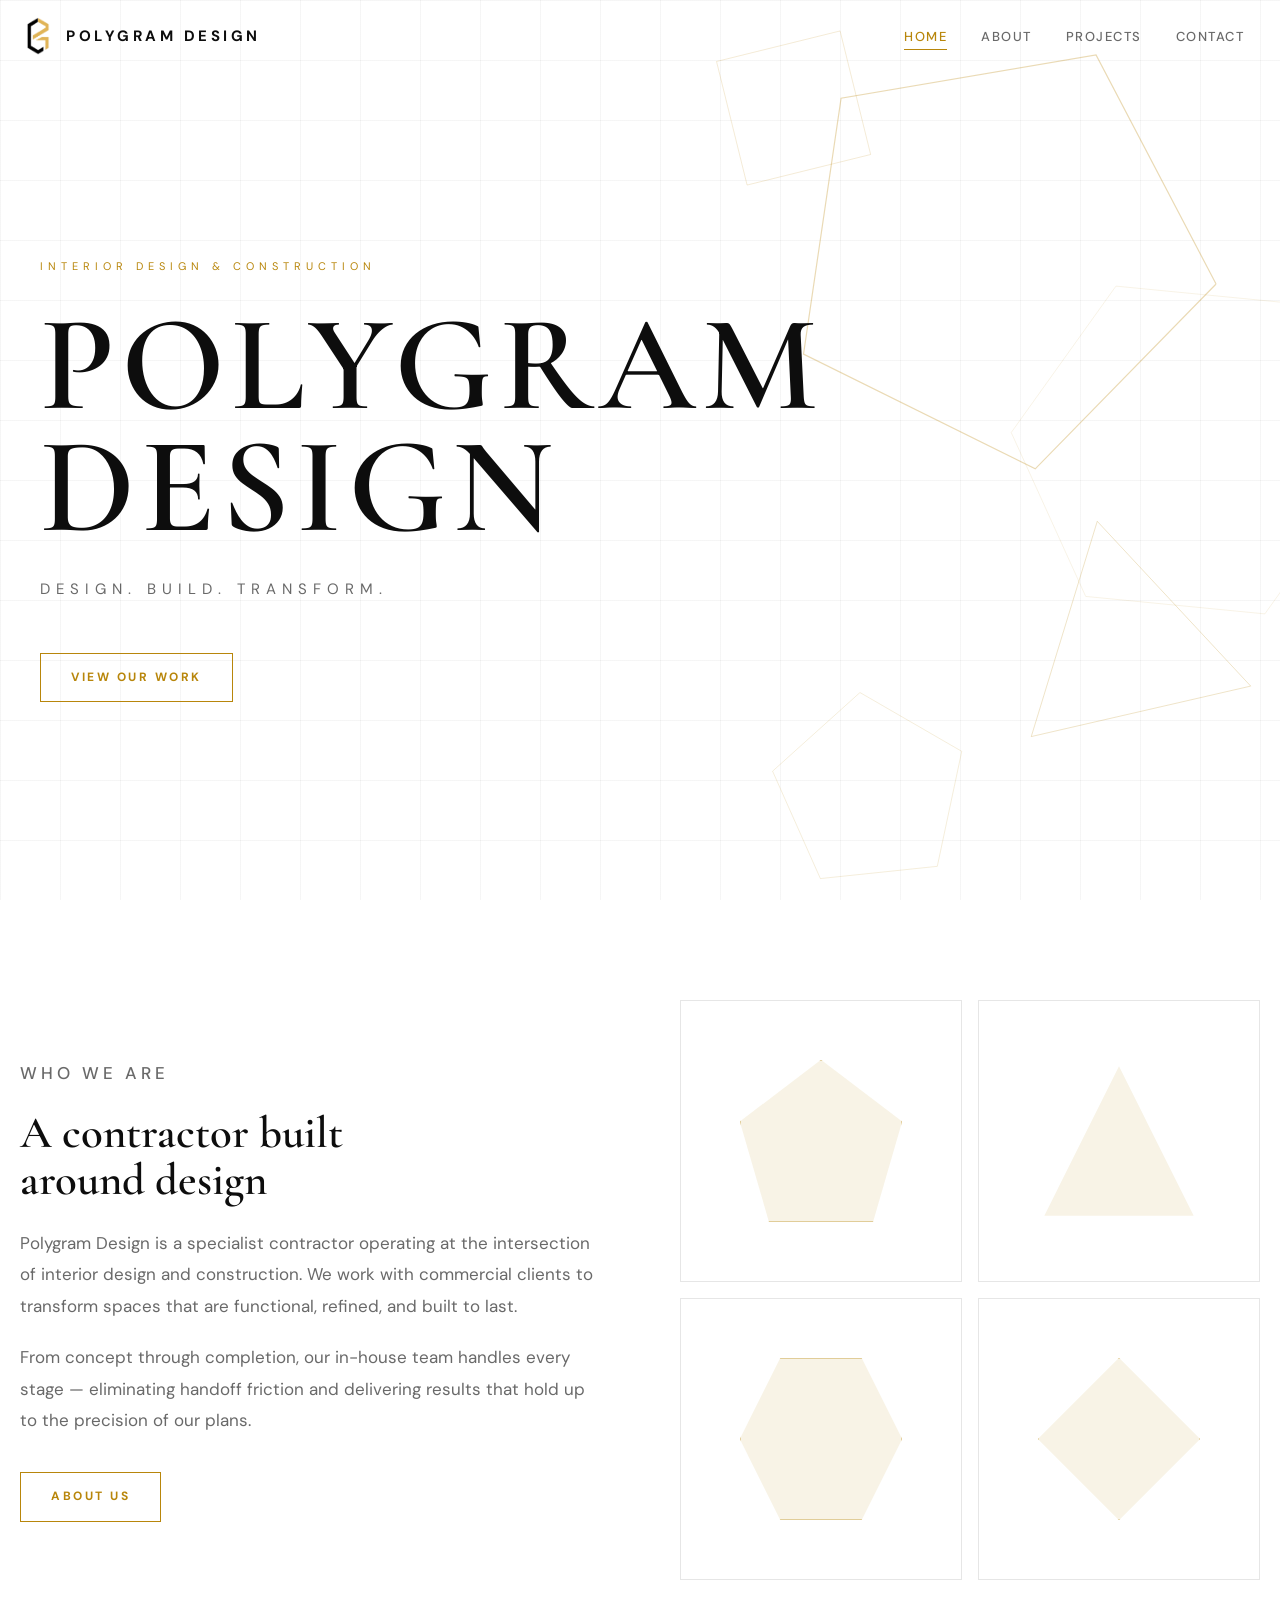
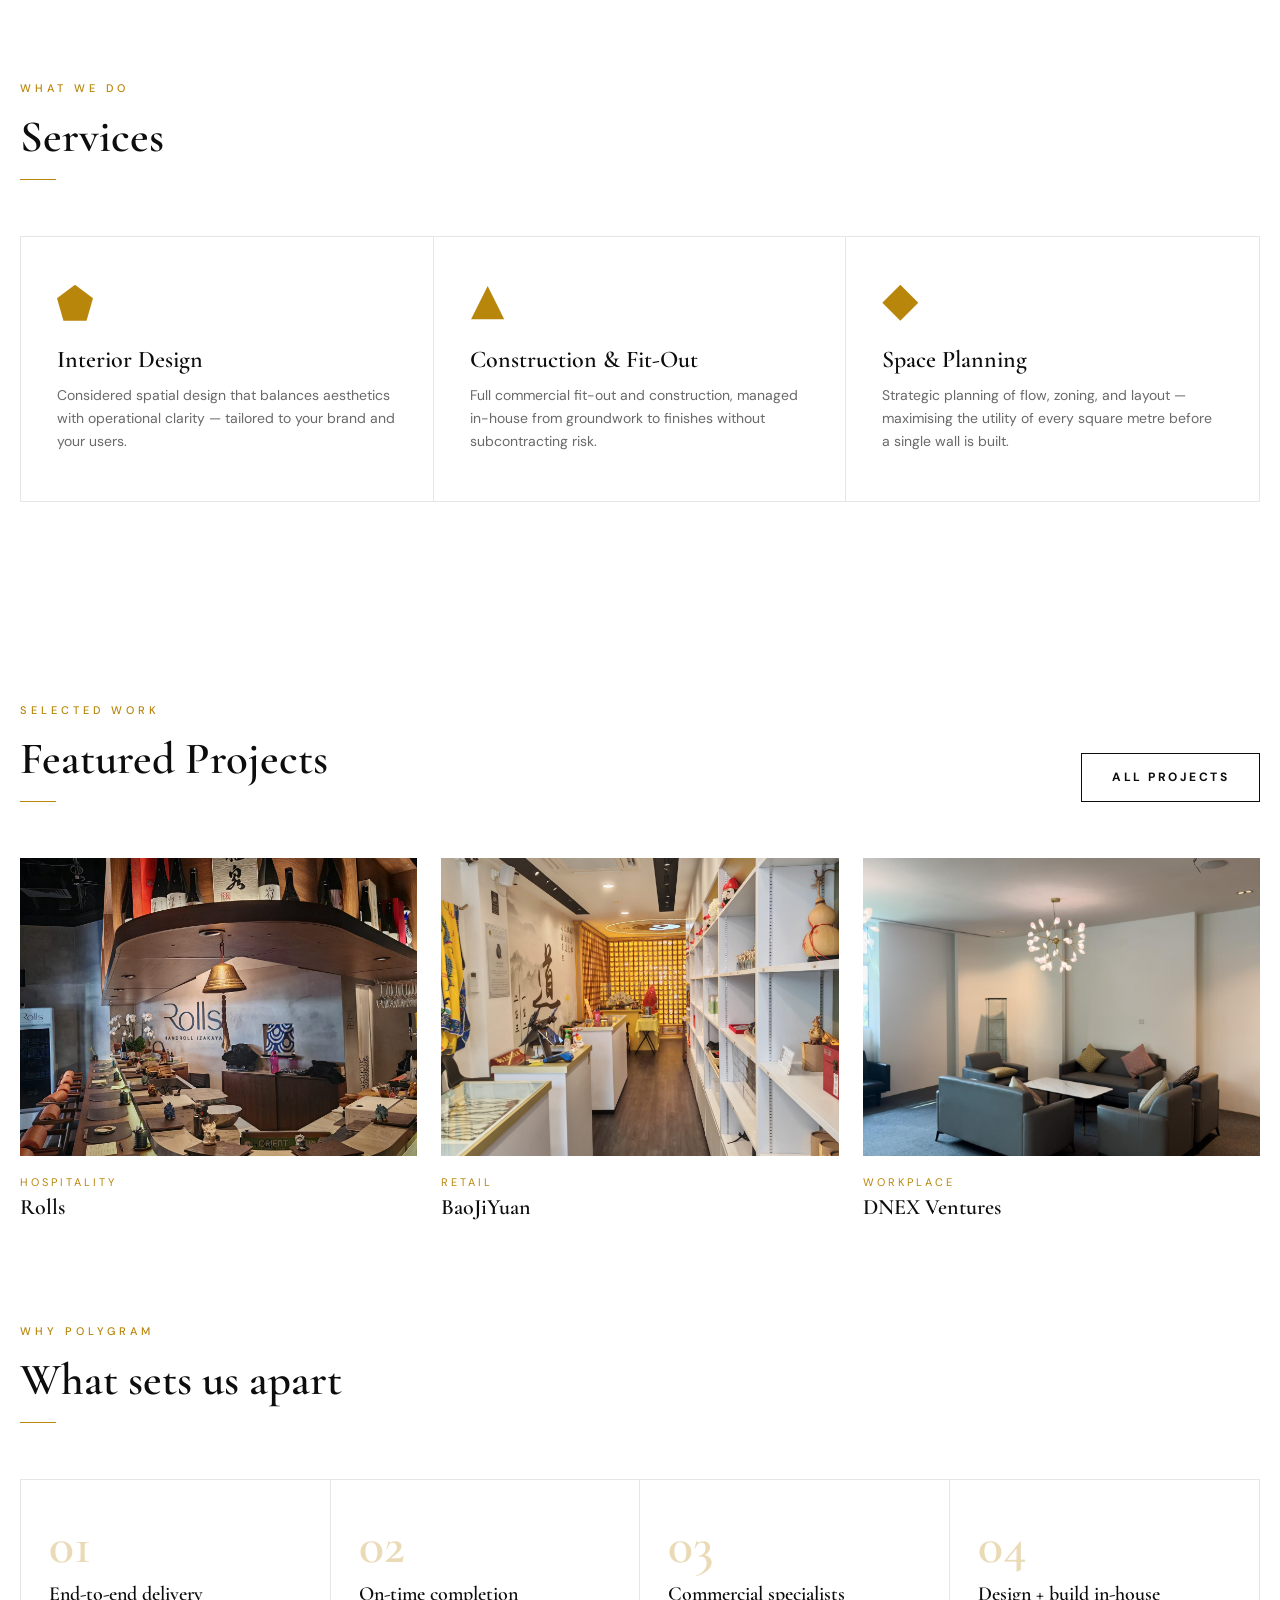
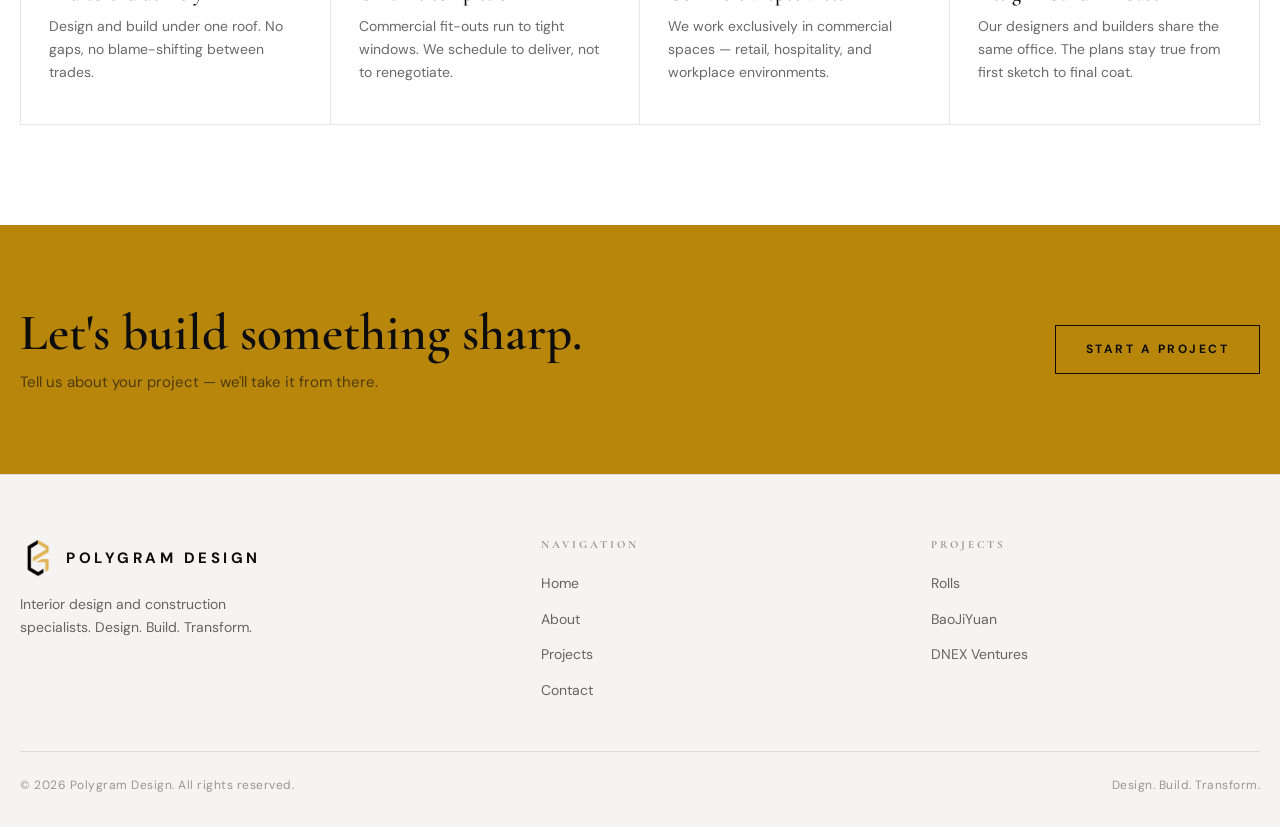
<file: index.html>
<!DOCTYPE html>
<html lang="en">
<head>
<meta charset="UTF-8">
<meta name="viewport" content="width=device-width, initial-scale=1.0">
<title>Polygram Design | Interior Design &amp; Construction Studio Singapore</title>
<meta name="description" content="Polygram Design is a Singapore interior design and construction studio delivering commercial fit-outs for hospitality, retail, and workplace clients.">
<link rel="canonical" href="https://polygram.com.sg/">
<meta property="og:type" content="website">
<meta property="og:title" content="Polygram Design | Interior Design &amp; Construction Studio Singapore">
<meta property="og:description" content="Polygram Design is a Singapore interior design and construction studio delivering commercial fit-outs for hospitality, retail, and workplace clients.">
<meta property="og:image" content="https://polygram.com.sg/og-image.png">
<meta property="og:url" content="https://polygram.com.sg/">
<meta name="twitter:card" content="summary_large_image">
<meta name="twitter:title" content="Polygram Design | Interior Design &amp; Construction Studio Singapore">
<meta name="twitter:description" content="Polygram Design is a Singapore interior design and construction studio delivering commercial fit-outs for hospitality, retail, and workplace clients.">
<meta name="twitter:image" content="https://polygram.com.sg/og-image.png">
<link rel="icon" type="image/png" href="/favicon.png">
<link rel="apple-touch-icon" href="/favicon.png">
<link rel="preconnect" href="https://fonts.googleapis.com">
<link rel="preconnect" href="https://fonts.gstatic.com" crossorigin>
<link href="https://fonts.googleapis.com/css2?family=Cormorant+Garamond:ital,wght@0,400;0,500;0,600;0,700;1,400;1,600&family=DM+Sans:wght@400;500;700&display=swap" rel="stylesheet">
<link rel="stylesheet" href="styles.css">
</head>
<body>

<!-- NAVBAR -->
<nav class="navbar" aria-label="Main navigation">
  <div class="container">
    <a href="index.html" class="nav-logo"><img src="logo/polygram%20logo.png" alt="Polygram Design" class="nav-logo-img"><span class="nav-logo-name">POLYGRAM DESIGN</span></a>
    <ul class="nav-links">
      <li><a href="index.html" class="active">Home</a></li>
      <li><a href="about.html">About</a></li>
      <li><a href="projects.html">Projects</a></li>
      <li><a href="contact.html">Contact</a></li>
    </ul>
    <button class="nav-hamburger" aria-label="Toggle menu" aria-expanded="false">
      <span></span><span></span><span></span>
    </button>
  </div>
</nav>
<nav class="nav-mobile" aria-label="Mobile navigation">
  <a href="index.html" class="active">Home</a>
  <a href="about.html">About</a>
  <a href="projects.html">Projects</a>
  <a href="contact.html">Contact</a>
</nav>

<!-- HERO -->
<section class="hero" aria-label="Hero">
  <canvas id="hero-canvas" aria-hidden="true"></canvas>
  <div class="hero-content">
    <p class="hero-label">Interior Design &amp; Construction</p>
    <h1 class="hero-name">POLYGRAM<br>DESIGN</h1>
    <p class="hero-tagline">Design. Build. Transform.</p>
    <div class="hero-cta">
      <a href="projects.html" class="btn btn-gold">View Our Work</a>
    </div>
  </div>
</section>

<!-- ABOUT SNIPPET -->
<section class="section reveal-section" aria-labelledby="about-heading">
  <div class="container">
    <div class="about-snippet">
      <div class="about-snippet-text">
        <p class="eyebrow">Who we are</p>
        <h2 id="about-heading" style="font-size:clamp(30px,3.5vw,46px);margin-bottom:24px;">A contractor built<br>around design</h2>
        <p>Polygram Design is a specialist contractor operating at the intersection of interior design and construction. We work with commercial clients to transform spaces that are functional, refined, and built to last.</p>
        <p>From concept through completion, our in-house team handles every stage — eliminating handoff friction and delivering results that hold up to the precision of our plans.</p>
        <a href="about.html" class="btn btn-gold" style="margin-top:16px;">About Us</a>
      </div>
      <div class="about-snippet-visual" aria-hidden="true">
        <div class="about-poly-grid reveal-stagger">
          <div class="about-poly-item"><div class="poly-shape poly-pent"></div></div>
          <div class="about-poly-item"><div class="poly-shape poly-tri"></div></div>
          <div class="about-poly-item"><div class="poly-shape poly-hex"></div></div>
          <div class="about-poly-item"><div class="poly-shape poly-dia"></div></div>
        </div>
      </div>
    </div>
  </div>
</section>

<!-- SERVICES PREVIEW -->
<section class="section reveal-section" style="padding-top:0;" aria-labelledby="services-heading">
  <div class="container">
    <div class="section-header">
      <p class="eyebrow">What we do</p>
      <h2 id="services-heading" style="font-size:clamp(30px,3.5vw,46px);">Services</h2>
      <div class="gold-rule"></div>
    </div>
    <div class="services-grid reveal-stagger">
      <div class="service-card">
        <div class="service-icon poly-pent"></div>
        <h3>Interior Design</h3>
        <p>Considered spatial design that balances aesthetics with operational clarity — tailored to your brand and your users.</p>
      </div>
      <div class="service-card">
        <div class="service-icon poly-tri"></div>
        <h3>Construction &amp; Fit-Out</h3>
        <p>Full commercial fit-out and construction, managed in-house from groundwork to finishes without subcontracting risk.</p>
      </div>
      <div class="service-card">
        <div class="service-icon poly-dia"></div>
        <h3>Space Planning</h3>
        <p>Strategic planning of flow, zoning, and layout — maximising the utility of every square metre before a single wall is built.</p>
      </div>
    </div>
  </div>
</section>

<!-- FEATURED PROJECTS -->
<section class="section reveal-section" aria-labelledby="projects-heading">
  <div class="container">
    <div class="section-header" style="display:flex;justify-content:space-between;align-items:flex-end;flex-wrap:wrap;gap:20px;">
      <div>
        <p class="eyebrow">Selected work</p>
        <h2 id="projects-heading" style="font-size:clamp(30px,3.5vw,46px);">Featured Projects</h2>
        <div class="gold-rule"></div>
      </div>
      <a href="projects.html" class="btn" style="align-self:flex-end;">All Projects</a>
    </div>
    <div class="projects-grid reveal-stagger">
      <a href="project-restaurant.html" class="project-card">
        <div class="project-card-img">
          <img src="Rolls%20images/header.jpeg" alt="Rolls project">
          <div class="project-card-overlay"><span>View Project</span></div>
        </div>
        <div class="project-card-info">
          <p class="cat">Hospitality</p>
          <h3>Rolls</h3>
        </div>
      </a>
      <a href="project-religious-shop.html" class="project-card">
        <div class="project-card-img">
          <img src="BaoJiYuan%20images/header.jpeg" alt="BaoJiYuan project">
          <div class="project-card-overlay"><span>View Project</span></div>
        </div>
        <div class="project-card-info">
          <p class="cat">Retail</p>
          <h3>BaoJiYuan</h3>
        </div>
      </a>
      <a href="project-dnex.html" class="project-card">
        <div class="project-card-img">
          <img src="DNEX%20Ventures%20images/header.jpeg" alt="DNEX Ventures workplace fit-out">
          <div class="project-card-overlay"><span>View Project</span></div>
        </div>
        <div class="project-card-info">
          <p class="cat">Workplace</p>
          <h3>DNEX Ventures</h3>
        </div>
      </a>
    </div>
  </div>
</section>

<!-- WHY US -->
<section class="section reveal-section" style="padding-top:0;" aria-labelledby="why-heading">
  <div class="container">
    <div class="section-header">
      <p class="eyebrow">Why Polygram</p>
      <h2 id="why-heading" style="font-size:clamp(30px,3.5vw,46px);">What sets us apart</h2>
      <div class="gold-rule"></div>
    </div>
    <div class="why-grid reveal-stagger">
      <div class="why-item">
        <div class="why-num">01</div>
        <h3>End-to-end delivery</h3>
        <p>Design and build under one roof. No gaps, no blame-shifting between trades.</p>
      </div>
      <div class="why-item">
        <div class="why-num">02</div>
        <h3>On-time completion</h3>
        <p>Commercial fit-outs run to tight windows. We schedule to deliver, not to renegotiate.</p>
      </div>
      <div class="why-item">
        <div class="why-num">03</div>
        <h3>Commercial specialists</h3>
        <p>We work exclusively in commercial spaces — retail, hospitality, and workplace environments.</p>
      </div>
      <div class="why-item">
        <div class="why-num">04</div>
        <h3>Design + build in-house</h3>
        <p>Our designers and builders share the same office. The plans stay true from first sketch to final coat.</p>
      </div>
    </div>
  </div>
</section>

<!-- CTA STRIP -->
<section class="cta-strip reveal-section" aria-label="Call to action">
  <div class="container">
    <div>
      <h2>Let's build something sharp.</h2>
      <p>Tell us about your project — we'll take it from there.</p>
    </div>
    <a href="contact.html" class="btn btn-dark">Start a Project</a>
  </div>
</section>

<!-- FOOTER -->
<footer>
  <div class="container">
    <div class="footer-inner">
      <div class="footer-brand">
        <a href="index.html" class="nav-logo"><img src="logo/polygram%20logo.png" alt="Polygram Design" class="nav-logo-img"><span class="nav-logo-name">POLYGRAM DESIGN</span></a>
        <p>Interior design and construction specialists. Design. Build. Transform.</p>
      </div>
      <div class="footer-col">
        <h4>Navigation</h4>
        <ul>
          <li><a href="index.html">Home</a></li>
          <li><a href="about.html">About</a></li>
          <li><a href="projects.html">Projects</a></li>
          <li><a href="contact.html">Contact</a></li>
        </ul>
      </div>
      <div class="footer-col">
        <h4>Projects</h4>
        <ul>
          <li><a href="project-restaurant.html">Rolls</a></li>
          <li><a href="project-religious-shop.html">BaoJiYuan</a></li>
          <li><a href="project-dnex.html">DNEX Ventures</a></li>
        </ul>
      </div>
    </div>
    <div class="footer-bottom">
      <p>© 2026 Polygram Design. All rights reserved.</p>
      <p>Design. Build. Transform.</p>
    </div>
  </div>
</footer>

<script src="main.js"></script>
</body>
</html>
</file>
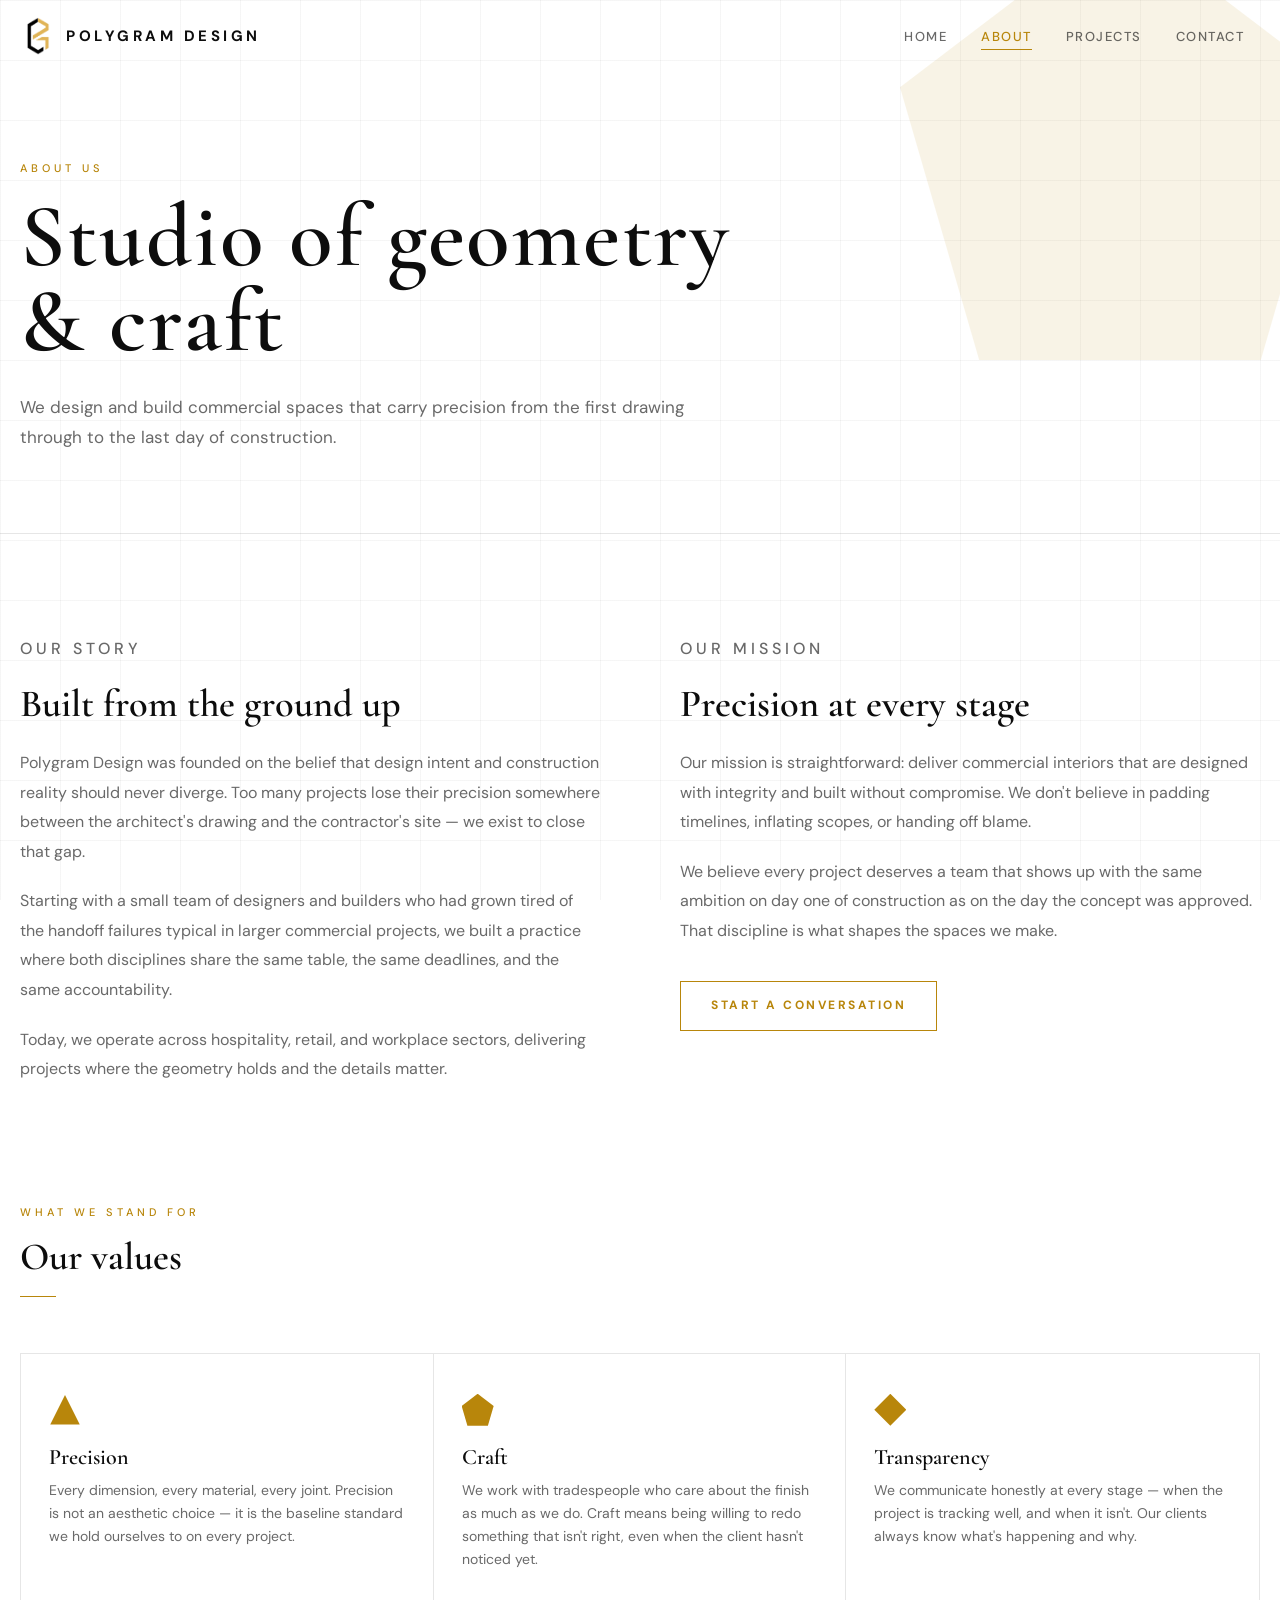
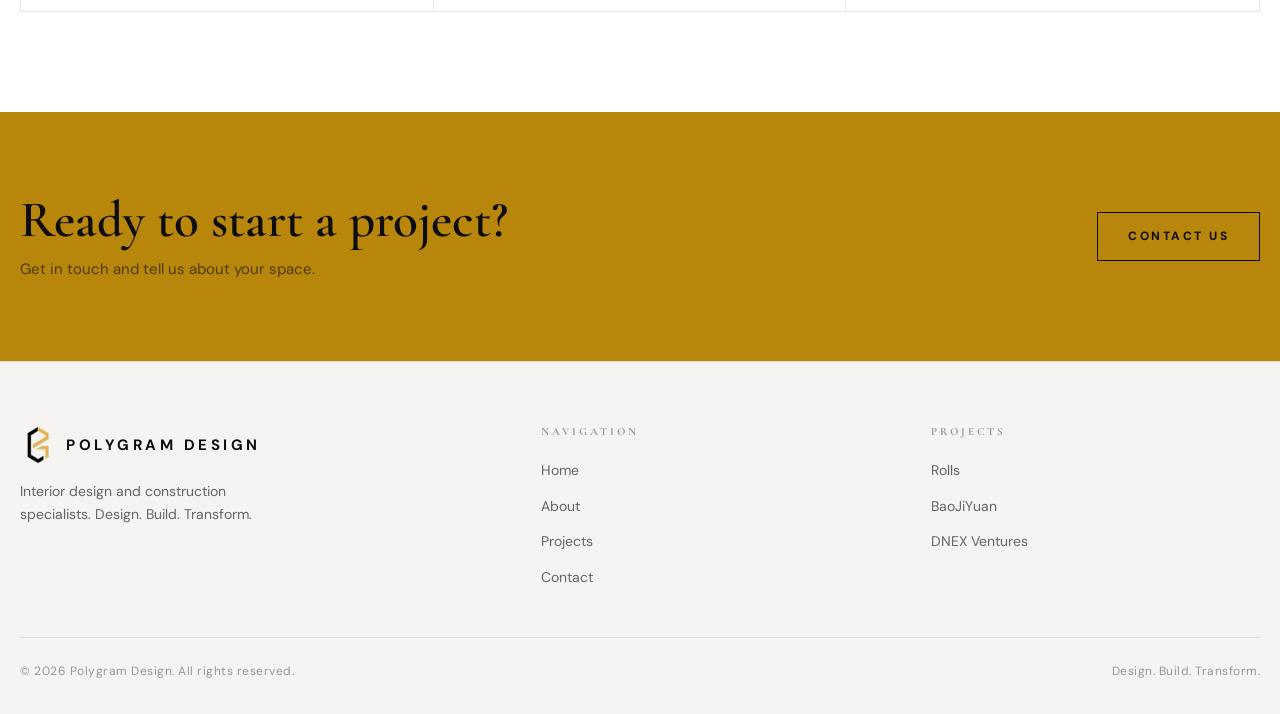
<file: about.html>
<!DOCTYPE html>
<html lang="en">
<head>
<meta charset="UTF-8">
<meta name="viewport" content="width=device-width, initial-scale=1.0">
<title>About Us | Polygram Design Singapore</title>
<meta name="description" content="Polygram Design is a Singapore specialist contractor bridging interior design and construction for commercial spaces. Precision-built and delivered end to end.">
<link rel="canonical" href="https://polygram.com.sg/about.html">
<meta property="og:type" content="website">
<meta property="og:title" content="About Us | Polygram Design Singapore">
<meta property="og:description" content="Polygram Design is a Singapore specialist contractor bridging interior design and construction for commercial spaces. Precision-built and delivered end to end.">
<meta property="og:image" content="https://polygram.com.sg/og-image.png">
<meta property="og:url" content="https://polygram.com.sg/about.html">
<meta name="twitter:card" content="summary_large_image">
<meta name="twitter:title" content="About Us | Polygram Design Singapore">
<meta name="twitter:description" content="Polygram Design is a Singapore specialist contractor bridging interior design and construction for commercial spaces. Precision-built and delivered end to end.">
<meta name="twitter:image" content="https://polygram.com.sg/og-image.png">
<link rel="icon" type="image/png" href="/favicon.png">
<link rel="apple-touch-icon" href="/favicon.png">
<link rel="preconnect" href="https://fonts.googleapis.com">
<link rel="preconnect" href="https://fonts.gstatic.com" crossorigin>
<link href="https://fonts.googleapis.com/css2?family=Cormorant+Garamond:ital,wght@0,400;0,500;0,600;0,700;1,400;1,600&family=DM+Sans:wght@400;500;700&display=swap" rel="stylesheet">
<link rel="stylesheet" href="styles.css">
</head>
<body>

<!-- NAVBAR -->
<nav class="navbar" aria-label="Main navigation">
  <div class="container">
    <a href="index.html" class="nav-logo"><img src="logo/polygram%20logo.png" alt="Polygram Design" class="nav-logo-img"><span class="nav-logo-name">POLYGRAM DESIGN</span></a>
    <ul class="nav-links">
      <li><a href="index.html">Home</a></li>
      <li><a href="about.html" class="active">About</a></li>
      <li><a href="projects.html">Projects</a></li>
      <li><a href="contact.html">Contact</a></li>
    </ul>
    <button class="nav-hamburger" aria-label="Toggle menu" aria-expanded="false">
      <span></span><span></span><span></span>
    </button>
  </div>
</nav>
<nav class="nav-mobile" aria-label="Mobile navigation">
  <a href="index.html">Home</a>
  <a href="about.html" class="active">About</a>
  <a href="projects.html">Projects</a>
  <a href="contact.html">Contact</a>
</nav>

<!-- PAGE HERO -->
<section class="page-hero">
  <div class="container">
    <p class="eyebrow">About us</p>
    <h1 style="font-size:clamp(48px,7vw,90px);font-family:'Cormorant Garamond',serif;font-weight:600;line-height:0.95;letter-spacing:2px;margin-bottom:28px;">Studio of geometry<br>&amp; craft</h1>
    <p class="lead">We design and build commercial spaces that carry precision from the first drawing through to the last day of construction.</p>
  </div>
</section>

<!-- STORY + MISSION -->
<section class="section reveal-section" aria-labelledby="story-heading">
  <div class="container">
    <div class="story-grid reveal-stagger">
      <div class="story-text">
        <p class="eyebrow">Our story</p>
        <h2 id="story-heading" style="font-size:clamp(28px,3vw,42px);margin-bottom:24px;">Built from the ground up</h2>
        <p>Polygram Design was founded on the belief that design intent and construction reality should never diverge. Too many projects lose their precision somewhere between the architect's drawing and the contractor's site — we exist to close that gap.</p>
        <p>Starting with a small team of designers and builders who had grown tired of the handoff failures typical in larger commercial projects, we built a practice where both disciplines share the same table, the same deadlines, and the same accountability.</p>
        <p>Today, we operate across hospitality, retail, and workplace sectors, delivering projects where the geometry holds and the details matter.</p>
      </div>
      <div class="story-text">
        <p class="eyebrow">Our mission</p>
        <h2 style="font-size:clamp(28px,3vw,42px);margin-bottom:24px;">Precision at every stage</h2>
        <p>Our mission is straightforward: deliver commercial interiors that are designed with integrity and built without compromise. We don't believe in padding timelines, inflating scopes, or handing off blame.</p>
        <p>We believe every project deserves a team that shows up with the same ambition on day one of construction as on the day the concept was approved. That discipline is what shapes the spaces we make.</p>
        <a href="contact.html" class="btn btn-gold" style="margin-top:16px;">Start a conversation</a>
      </div>
    </div>
  </div>
</section>

<!-- VALUES -->
<section class="section reveal-section" style="padding-top:0;" aria-labelledby="values-heading">
  <div class="container">
    <div class="section-header">
      <p class="eyebrow">What we stand for</p>
      <h2 id="values-heading" style="font-size:clamp(28px,3vw,42px);">Our values</h2>
      <div class="gold-rule"></div>
    </div>
    <div class="values-grid reveal-stagger">
      <div class="value-item">
        <div class="v-icon poly-tri"></div>
        <h3>Precision</h3>
        <p>Every dimension, every material, every joint. Precision is not an aesthetic choice — it is the baseline standard we hold ourselves to on every project.</p>
      </div>
      <div class="value-item">
        <div class="v-icon poly-pent"></div>
        <h3>Craft</h3>
        <p>We work with tradespeople who care about the finish as much as we do. Craft means being willing to redo something that isn't right, even when the client hasn't noticed yet.</p>
      </div>
      <div class="value-item">
        <div class="v-icon poly-dia"></div>
        <h3>Transparency</h3>
        <p>We communicate honestly at every stage — when the project is tracking well, and when it isn't. Our clients always know what's happening and why.</p>
      </div>
    </div>
  </div>
</section>

<!-- CTA STRIP -->
<section class="cta-strip reveal-section" aria-label="Call to action">
  <div class="container">
    <div>
      <h2>Ready to start a project?</h2>
      <p>Get in touch and tell us about your space.</p>
    </div>
    <a href="contact.html" class="btn btn-dark">Contact Us</a>
  </div>
</section>

<!-- FOOTER -->
<footer>
  <div class="container">
    <div class="footer-inner">
      <div class="footer-brand">
        <a href="index.html" class="nav-logo"><img src="logo/polygram%20logo.png" alt="Polygram Design" class="nav-logo-img"><span class="nav-logo-name">POLYGRAM DESIGN</span></a>
        <p>Interior design and construction specialists. Design. Build. Transform.</p>
      </div>
      <div class="footer-col">
        <h4>Navigation</h4>
        <ul>
          <li><a href="index.html">Home</a></li>
          <li><a href="about.html">About</a></li>
          <li><a href="projects.html">Projects</a></li>
          <li><a href="contact.html">Contact</a></li>
        </ul>
      </div>
      <div class="footer-col">
        <h4>Projects</h4>
        <ul>
          <li><a href="project-restaurant.html">Rolls</a></li>
          <li><a href="project-religious-shop.html">BaoJiYuan</a></li>
          <li><a href="project-dnex.html">DNEX Ventures</a></li>
        </ul>
      </div>
    </div>
    <div class="footer-bottom">
      <p>© 2026 Polygram Design. All rights reserved.</p>
      <p>Design. Build. Transform.</p>
    </div>
  </div>
</footer>

<script src="main.js"></script>
</body>
</html>
</file>
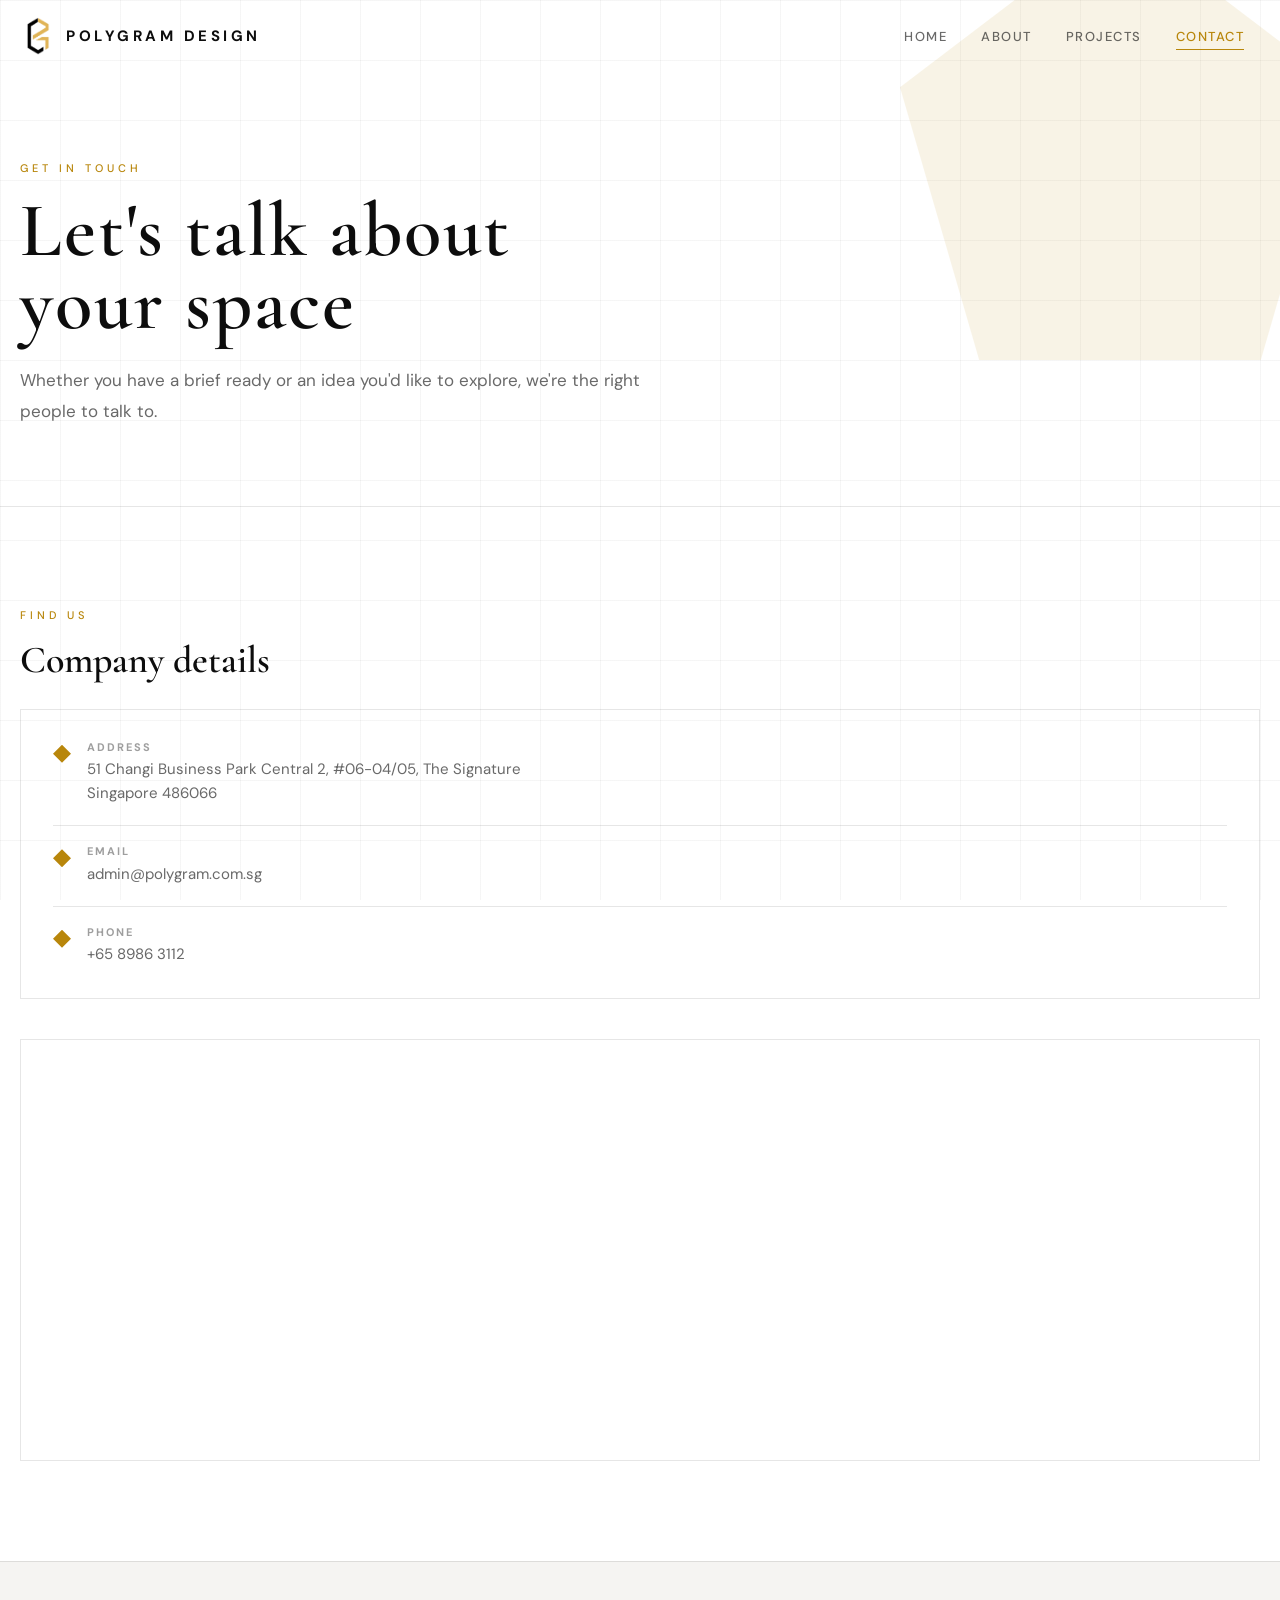
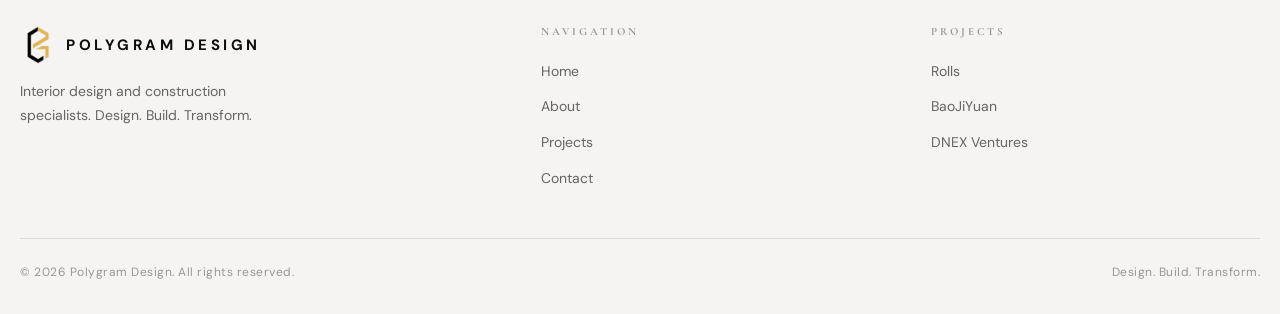
<file: contact.html>
<!DOCTYPE html>
<html lang="en">
<head>
<meta charset="UTF-8">
<meta name="viewport" content="width=device-width, initial-scale=1.0">
<title>Contact | Polygram Design Singapore</title>
<meta name="description" content="Contact Polygram Design, Singapore's interior design and construction specialists. Tell us about your commercial space and let's get started.">
<link rel="canonical" href="https://polygram.com.sg/contact.html">
<meta property="og:type" content="website">
<meta property="og:title" content="Contact | Polygram Design Singapore">
<meta property="og:description" content="Contact Polygram Design, Singapore's interior design and construction specialists. Tell us about your commercial space and let's get started.">
<meta property="og:image" content="https://polygram.com.sg/og-image.png">
<meta property="og:url" content="https://polygram.com.sg/contact.html">
<meta name="twitter:card" content="summary_large_image">
<meta name="twitter:title" content="Contact | Polygram Design Singapore">
<meta name="twitter:description" content="Contact Polygram Design, Singapore's interior design and construction specialists. Tell us about your commercial space and let's get started.">
<meta name="twitter:image" content="https://polygram.com.sg/og-image.png">
<link rel="icon" type="image/png" href="/favicon.png">
<link rel="apple-touch-icon" href="/favicon.png">
<link rel="preconnect" href="https://fonts.googleapis.com">
<link rel="preconnect" href="https://fonts.gstatic.com" crossorigin>
<link href="https://fonts.googleapis.com/css2?family=Cormorant+Garamond:ital,wght@0,400;0,500;0,600;0,700;1,400;1,600&family=DM+Sans:wght@400;500;700&display=swap" rel="stylesheet">
<link rel="stylesheet" href="styles.css">
</head>
<body>

<!-- NAVBAR -->
<nav class="navbar" aria-label="Main navigation">
  <div class="container">
    <a href="index.html" class="nav-logo"><img src="logo/polygram%20logo.png" alt="Polygram Design" class="nav-logo-img"><span class="nav-logo-name">POLYGRAM DESIGN</span></a>
    <ul class="nav-links">
      <li><a href="index.html">Home</a></li>
      <li><a href="about.html">About</a></li>
      <li><a href="projects.html">Projects</a></li>
      <li><a href="contact.html" class="active">Contact</a></li>
    </ul>
    <button class="nav-hamburger" aria-label="Toggle menu" aria-expanded="false">
      <span></span><span></span><span></span>
    </button>
  </div>
</nav>
<nav class="nav-mobile" aria-label="Mobile navigation">
  <a href="index.html">Home</a>
  <a href="about.html">About</a>
  <a href="projects.html">Projects</a>
  <a href="contact.html" class="active">Contact</a>
</nav>

<!-- PAGE HERO -->
<section class="page-hero">
  <div class="container">
    <p class="eyebrow">Get in touch</p>
    <h1 style="font-size:clamp(42px,6vw,84px);font-family:'Cormorant Garamond',serif;font-weight:600;line-height:0.96;letter-spacing:2px;margin-bottom:24px;">Let's talk about<br>your space</h1>
    <p class="lead">Whether you have a brief ready or an idea you'd like to explore, we're the right people to talk to.</p>
  </div>
</section>

<!-- CONTACT DETAILS -->
<section class="section reveal-section" aria-label="Contact">
  <div class="container">
    <div class="reveal-stagger">
      <p class="eyebrow">Find us</p>
      <h2 style="font-size:clamp(26px,3vw,38px);font-family:'Cormorant Garamond',serif;margin-bottom:28px;">Company details</h2>

      <div class="contact-details">
        <div class="detail-item">
          <div class="d-icon" aria-hidden="true"></div>
          <div>
            <h4>Address</h4>
            <p>51 Changi Business Park Central 2, #06-04/05, The Signature<br>Singapore 486066</p>
          </div>
        </div>
        <div class="detail-item">
          <div class="d-icon" aria-hidden="true"></div>
          <div>
            <h4>Email</h4>
            <p>admin@polygram.com.sg</p>
          </div>
        </div>
        <div class="detail-item">
          <div class="d-icon" aria-hidden="true"></div>
          <div>
            <h4>Phone</h4>
            <p>+65 8986 3112</p>
          </div>
        </div>
      </div>

      <div class="map-embed">
        <iframe
          src="https://maps.google.com/maps?q=51+Changi+Business+Park+Central+2+The+Signature+Singapore+486066&output=embed"
          width="100%"
          height="420"
          style="border:0;display:block;"
          allowfullscreen=""
          loading="lazy"
          referrerpolicy="no-referrer-when-downgrade"
          title="Polygram Design office location">
        </iframe>
      </div>
    </div>
  </div>
</section>

<!-- FOOTER -->
<footer>
  <div class="container">
    <div class="footer-inner">
      <div class="footer-brand">
        <a href="index.html" class="nav-logo"><img src="logo/polygram%20logo.png" alt="Polygram Design" class="nav-logo-img"><span class="nav-logo-name">POLYGRAM DESIGN</span></a>
        <p>Interior design and construction specialists. Design. Build. Transform.</p>
      </div>
      <div class="footer-col">
        <h4>Navigation</h4>
        <ul>
          <li><a href="index.html">Home</a></li>
          <li><a href="about.html">About</a></li>
          <li><a href="projects.html">Projects</a></li>
          <li><a href="contact.html">Contact</a></li>
        </ul>
      </div>
      <div class="footer-col">
        <h4>Projects</h4>
        <ul>
          <li><a href="project-restaurant.html">Rolls</a></li>
          <li><a href="project-religious-shop.html">BaoJiYuan</a></li>
          <li><a href="project-dnex.html">DNEX Ventures</a></li>
        </ul>
      </div>
    </div>
    <div class="footer-bottom">
      <p>© 2026 Polygram Design. All rights reserved.</p>
      <p>Design. Build. Transform.</p>
    </div>
  </div>
</footer>

<script src="main.js"></script>
</body>
</html>
</file>
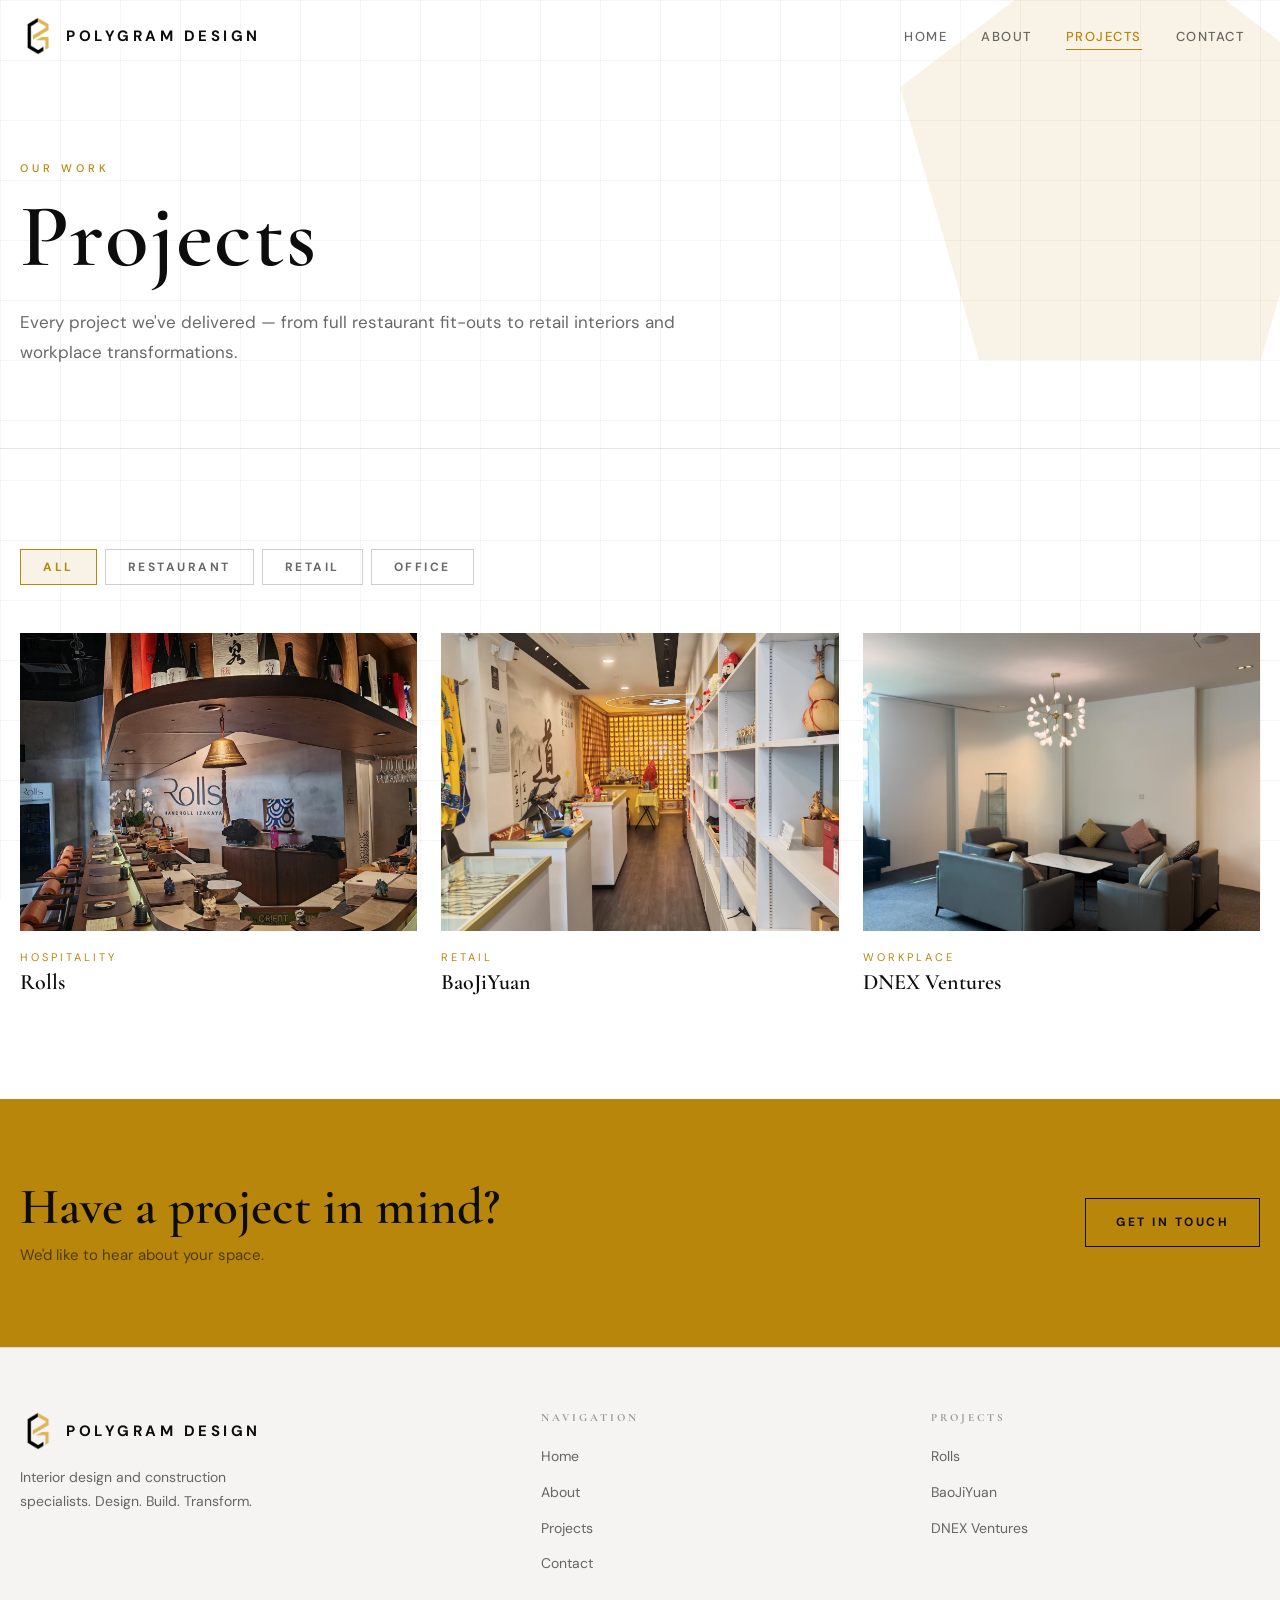
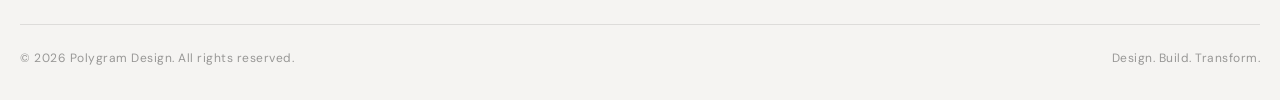
<file: projects.html>
<!DOCTYPE html>
<html lang="en">
<head>
<meta charset="UTF-8">
<meta name="viewport" content="width=device-width, initial-scale=1.0">
<title>Projects | Polygram Design Singapore</title>
<meta name="description" content="Browse Polygram Design's completed projects — commercial fit-outs, restaurant interiors, retail spaces, and workplace transformations in Singapore.">
<link rel="canonical" href="https://polygram.com.sg/projects.html">
<meta property="og:type" content="website">
<meta property="og:title" content="Projects | Polygram Design Singapore">
<meta property="og:description" content="Browse Polygram Design's completed projects — commercial fit-outs, restaurant interiors, retail spaces, and workplace transformations in Singapore.">
<meta property="og:image" content="https://polygram.com.sg/og-image.png">
<meta property="og:url" content="https://polygram.com.sg/projects.html">
<meta name="twitter:card" content="summary_large_image">
<meta name="twitter:title" content="Projects | Polygram Design Singapore">
<meta name="twitter:description" content="Browse Polygram Design's completed projects — commercial fit-outs, restaurant interiors, retail spaces, and workplace transformations in Singapore.">
<meta name="twitter:image" content="https://polygram.com.sg/og-image.png">
<link rel="icon" type="image/png" href="/favicon.png">
<link rel="apple-touch-icon" href="/favicon.png">
<link rel="preconnect" href="https://fonts.googleapis.com">
<link rel="preconnect" href="https://fonts.gstatic.com" crossorigin>
<link href="https://fonts.googleapis.com/css2?family=Cormorant+Garamond:ital,wght@0,400;0,500;0,600;0,700;1,400;1,600&family=DM+Sans:wght@400;500;700&display=swap" rel="stylesheet">
<link rel="stylesheet" href="styles.css">
</head>
<body>

<!-- NAVBAR -->
<nav class="navbar" aria-label="Main navigation">
  <div class="container">
    <a href="index.html" class="nav-logo"><img src="logo/polygram%20logo.png" alt="Polygram Design" class="nav-logo-img"><span class="nav-logo-name">POLYGRAM DESIGN</span></a>
    <ul class="nav-links">
      <li><a href="index.html">Home</a></li>
      <li><a href="about.html">About</a></li>
      <li><a href="projects.html" class="active">Projects</a></li>
      <li><a href="contact.html">Contact</a></li>
    </ul>
    <button class="nav-hamburger" aria-label="Toggle menu" aria-expanded="false">
      <span></span><span></span><span></span>
    </button>
  </div>
</nav>
<nav class="nav-mobile" aria-label="Mobile navigation">
  <a href="index.html">Home</a>
  <a href="about.html">About</a>
  <a href="projects.html" class="active">Projects</a>
  <a href="contact.html">Contact</a>
</nav>

<!-- PAGE HERO -->
<section class="page-hero">
  <div class="container">
    <p class="eyebrow">Our work</p>
    <h1 style="font-size:clamp(48px,7vw,90px);font-family:'Cormorant Garamond',serif;font-weight:600;line-height:0.95;letter-spacing:2px;margin-bottom:28px;">Projects</h1>
    <p class="lead">Every project we've delivered — from full restaurant fit-outs to retail interiors and workplace transformations.</p>
  </div>
</section>

<!-- FILTER + GRID -->
<section class="section reveal-section" aria-label="Projects">
  <div class="container">
    <div class="filter-bar" role="group" aria-label="Filter by category">
      <button class="filter-btn active" data-filter="all">All</button>
      <button class="filter-btn" data-filter="hospitality">Restaurant</button>
      <button class="filter-btn" data-filter="retail">Retail</button>
      <button class="filter-btn" data-filter="workplace">Office</button>
    </div>

    <div class="projects-grid reveal-stagger">
      <a href="project-restaurant.html" class="project-card" data-category="hospitality">
        <div class="project-card-img">
          <img src="Rolls%20images/header.jpeg" alt="Rolls fit-out">
          <div class="project-card-overlay"><span>See More</span></div>
        </div>
        <div class="project-card-info">
          <p class="cat">Hospitality</p>
          <h3>Rolls</h3>
        </div>
      </a>
      <a href="project-religious-shop.html" class="project-card" data-category="retail">
        <div class="project-card-img">
          <img src="BaoJiYuan%20images/header.jpeg" alt="Religious shop interior">
          <div class="project-card-overlay"><span>See More</span></div>
        </div>
        <div class="project-card-info">
          <p class="cat">Retail</p>
          <h3>BaoJiYuan</h3>
        </div>
      </a>
      <a href="project-dnex.html" class="project-card" data-category="workplace">
        <div class="project-card-img">
          <img src="DNEX%20Ventures%20images/header.jpeg" alt="DNEX Ventures workplace fit-out">
          <div class="project-card-overlay"><span>See More</span></div>
        </div>
        <div class="project-card-info">
          <p class="cat">Workplace</p>
          <h3>DNEX Ventures</h3>
        </div>
      </a>
    </div>
  </div>
</section>

<!-- CTA STRIP -->
<section class="cta-strip reveal-section" aria-label="Call to action">
  <div class="container">
    <div>
      <h2>Have a project in mind?</h2>
      <p>We'd like to hear about your space.</p>
    </div>
    <a href="contact.html" class="btn btn-dark">Get in Touch</a>
  </div>
</section>

<!-- FOOTER -->
<footer>
  <div class="container">
    <div class="footer-inner">
      <div class="footer-brand">
        <a href="index.html" class="nav-logo"><img src="logo/polygram%20logo.png" alt="Polygram Design" class="nav-logo-img"><span class="nav-logo-name">POLYGRAM DESIGN</span></a>
        <p>Interior design and construction specialists. Design. Build. Transform.</p>
      </div>
      <div class="footer-col">
        <h4>Navigation</h4>
        <ul>
          <li><a href="index.html">Home</a></li>
          <li><a href="about.html">About</a></li>
          <li><a href="projects.html">Projects</a></li>
          <li><a href="contact.html">Contact</a></li>
        </ul>
      </div>
      <div class="footer-col">
        <h4>Projects</h4>
        <ul>
          <li><a href="project-restaurant.html">Rolls</a></li>
          <li><a href="project-religious-shop.html">BaoJiYuan</a></li>
          <li><a href="project-dnex.html">DNEX Ventures</a></li>
        </ul>
      </div>
    </div>
    <div class="footer-bottom">
      <p>© 2026 Polygram Design. All rights reserved.</p>
      <p>Design. Build. Transform.</p>
    </div>
  </div>
</footer>

<script src="main.js"></script>
</body>
</html>
</file>
<file: styles.css>
/* ============================================================
   POLYGRAM DESIGN — styles.css
   ============================================================ */

@import url('https://fonts.googleapis.com/css2?family=Cormorant+Garamond:ital,wght@0,400;0,500;0,600;0,700;1,400;1,600&family=DM+Sans:wght@400;500;700&display=swap');

:root {
  --bg:            #ffffff;
  --bg-alt:        #f5f4f2;
  --bg-card:       #f9f8f6;
  --text:          #0d0d0d;
  --text-soft:     rgba(13,13,13,0.62);
  --text-muted:    rgba(13,13,13,0.40);
  --gold:          #b8860b;
  --gold-dim:      rgba(184,134,11,0.10);
  --border:        rgba(13,13,13,0.10);
  --border-strong: rgba(13,13,13,0.20);
  --nav-h:         72px;
  --nav-h-sm:      54px;
}

*, *::before, *::after { box-sizing: border-box; margin: 0; padding: 0; }
html { scroll-behavior: smooth; }
body {
  background: var(--bg);
  color: var(--text);
  font-family: 'DM Sans', system-ui, sans-serif;
  -webkit-font-smoothing: antialiased;
  line-height: 1.6;
  overflow-x: hidden;
}
body::before {
  content: "";
  position: fixed; inset: 0;
  pointer-events: none; z-index: 0;
  background-image:
    linear-gradient(rgba(13,13,13,0.04) 1px, transparent 1px),
    linear-gradient(90deg, rgba(13,13,13,0.04) 1px, transparent 1px);
  background-size: 60px 60px;
}
a { color: inherit; text-decoration: none; }
img { display: block; max-width: 100%; }
button { cursor: pointer; font-family: inherit; }

/* ---- Typography ---- */
h1,h2,h3,h4 { font-family: 'Cormorant Garamond', serif; font-weight: 600; line-height: 1.05; }

.eyebrow {
  font-family: 'DM Sans', sans-serif;
  font-size: 11px; font-weight: 500;
  letter-spacing: 4px; text-transform: uppercase;
  color: var(--gold); margin-bottom: 16px;
}

.lead { font-size: 17px; color: var(--text-soft); max-width: 56ch; line-height: 1.8; }

/* ---- Layout ---- */
.container { max-width: 1440px; margin: 0 auto; padding: 0 20px; }
section { position: relative; z-index: 1; }
.section { padding: 100px 0; }
.section-header { margin-bottom: 56px; }
.gold-rule { width: 36px; height: 1px; background: var(--gold); margin: 18px 0 0; }

@media (max-width: 768px) {
  .container { padding: 0 14px; }
  .section { padding: 70px 0; }
}

/* ============================================================
   NAVBAR
   ============================================================ */
.navbar {
  position: fixed; top: 0; left: 0; right: 0; z-index: 100;
  height: var(--nav-h);
  display: flex; align-items: center;
  transition: height .3s ease, background .3s ease, border-color .3s ease;
  border-bottom: 1px solid transparent;
}
.navbar.scrolled {
  height: var(--nav-h-sm);
  background: rgba(255,255,255,0.96);
  backdrop-filter: blur(14px);
  border-bottom-color: var(--border);
}
.navbar .container { display: flex; align-items: center; justify-content: space-between; width: 100%; }

.nav-logo {
  display: flex; align-items: center; gap: 10px;
}
.nav-logo-img {
  height: 38px; width: auto; display: block; flex-shrink: 0;
  transition: opacity .2s;
}
.nav-logo:hover .nav-logo-img { opacity: 0.82; }
.nav-logo-name {
  font-family: 'DM Sans', sans-serif; font-weight: 700;
  font-size: 15px; letter-spacing: 3.5px; text-transform: uppercase;
  color: var(--text);
}

.nav-links { display: flex; align-items: center; gap: 2px; list-style: none; }
.nav-links a {
  font-size: 13px; font-weight: 500; letter-spacing: 1.5px;
  text-transform: uppercase; color: var(--text-soft);
  padding: 7px 16px; position: relative; transition: color .2s;
}
.nav-links a::after {
  content: ""; position: absolute; bottom: 2px; left: 16px; right: 16px;
  height: 1px; background: var(--gold);
  transform: scaleX(0); transition: transform .25s ease;
}
.nav-links a:hover, .nav-links a.active { color: var(--text); }
.nav-links a.active { color: var(--gold); }
.nav-links a.active::after, .nav-links a:hover::after { transform: scaleX(1); }

.nav-hamburger {
  display: none; flex-direction: column; justify-content: space-between;
  width: 26px; height: 18px; background: none; border: none; padding: 0;
}
.nav-hamburger span { display: block; height: 1.5px; background: var(--text); transition: transform .3s, opacity .3s; }
.nav-hamburger.open span:nth-child(1) { transform: translateY(8px) rotate(45deg); }
.nav-hamburger.open span:nth-child(2) { opacity: 0; }
.nav-hamburger.open span:nth-child(3) { transform: translateY(-8px) rotate(-45deg); }

.nav-mobile {
  display: none; position: fixed;
  top: var(--nav-h-sm); left: 0; right: 0;
  background: rgba(255,255,255,0.98); backdrop-filter: blur(16px);
  border-bottom: 1px solid var(--border);
  z-index: 99; padding: 24px 40px;
  flex-direction: column; gap: 0;
}
.nav-mobile.open { display: flex; }
.nav-mobile a {
  font-size: 17px; font-weight: 500; color: var(--text-soft);
  padding: 14px 0; border-bottom: 1px solid var(--border);
  transition: color .2s; letter-spacing: 1px;
}
.nav-mobile a:last-child { border-bottom: none; }
.nav-mobile a:hover, .nav-mobile a.active { color: var(--gold); }

@media (max-width: 768px) {
  .nav-links { display: none; }
  .nav-hamburger { display: flex; }
}

/* ============================================================
   BUTTONS
   ============================================================ */
.btn {
  display: inline-flex; align-items: center; gap: 10px;
  font-family: 'DM Sans', sans-serif; font-size: 12px;
  font-weight: 700; letter-spacing: 2.5px; text-transform: uppercase;
  padding: 14px 30px; border: 1px solid var(--text); color: var(--text);
  background: transparent; position: relative; overflow: hidden;
  transition: color .3s ease; cursor: pointer;
}
.btn::before {
  content: ""; position: absolute; inset: 0; background: var(--text);
  transform: scaleX(0); transform-origin: left; transition: transform .3s ease; z-index: -1;
}
.btn:hover { color: var(--bg); }
.btn:hover::before { transform: scaleX(1); }

.btn-gold { border-color: var(--gold); color: var(--gold); }
.btn-gold::before { background: var(--gold); }
.btn-gold:hover { color: var(--bg); }

.btn-fill { background: var(--gold); border-color: var(--gold); color: #ffffff; }
.btn-fill::before { background: #9a6e00; }
.btn-fill:hover { color: #ffffff; }

.btn-dark { border-color: #0d0d0d; color: #0d0d0d; }
.btn-dark::before { background: #0d0d0d; }
.btn-dark:hover { color: var(--gold); }

/* ============================================================
   HERO (index.html)
   ============================================================ */
.hero {
  position: relative; min-height: 100vh;
  display: flex; align-items: center; overflow: hidden;
}
#hero-canvas {
  position: absolute; inset: 0; width: 100%; height: 100%;
}
.hero-content {
  position: relative; z-index: 2;
  padding: 140px 40px 80px; max-width: 1440px; margin: 0 auto; width: 100%;
}
.hero-label {
  font-size: 11px; letter-spacing: 5px; text-transform: uppercase;
  color: var(--gold); margin-bottom: 28px;
  opacity: 0; transform: translateY(14px);
}
.hero-name {
  font-family: 'Cormorant Garamond', serif;
  font-size: clamp(72px, 12vw, 136px);
  font-weight: 600; letter-spacing: 6px; line-height: 0.9;
  margin-bottom: 28px;
  opacity: 0; transform: translateY(20px);
}
.hero-tagline {
  font-size: clamp(12px, 1.3vw, 15px); letter-spacing: 6px;
  text-transform: uppercase; color: var(--text-soft);
  margin-bottom: 52px;
  opacity: 0; transform: translateY(14px);
}
.hero-cta { opacity: 0; transform: translateY(14px); }

@media (prefers-reduced-motion: no-preference) {
  .hero-label.go  { animation: fadeUp .8s cubic-bezier(.22,1,.36,1) .15s forwards; }
  .hero-name.go   { animation: fadeUp .9s cubic-bezier(.22,1,.36,1) .38s forwards; }
  .hero-tagline.go{ animation: fadeUp .8s cubic-bezier(.22,1,.36,1) .64s forwards; }
  .hero-cta.go    { animation: fadeUp .8s cubic-bezier(.22,1,.36,1) .84s forwards; }
}
@media (prefers-reduced-motion: reduce) {
  .hero-label,.hero-name,.hero-tagline,.hero-cta { opacity:1; transform:none; }
}
@keyframes fadeUp { to { opacity:1; transform:none; } }

@media (max-width: 480px) {
  .hero-content { padding: 130px 20px 60px; }
  .hero-name { font-size: clamp(44px, 12.5vw, 72px); letter-spacing: 3px; }
}

/* ============================================================
   SCROLL REVEAL
   ============================================================ */
.reveal-section {
  opacity: 0; transform: translateY(28px);
  transition: opacity .7s cubic-bezier(.22,1,.36,1), transform .7s cubic-bezier(.22,1,.36,1);
}
.reveal-section.visible { opacity:1; transform:none; }
@media (prefers-reduced-motion: reduce) {
  .reveal-section { opacity:1; transform:none; transition:none; }
}

/* ============================================================
   ABOUT SNIPPET (home)
   ============================================================ */
.about-snippet {
  display: grid; grid-template-columns: 1fr 1fr;
  gap: 80px; align-items: center;
}
.about-snippet-text p { font-size: 17px; color: var(--text-soft); line-height: 1.85; margin-bottom: 20px; }
.about-poly-grid { display: grid; grid-template-columns: 1fr 1fr; gap: 16px; }
.about-poly-item {
  aspect-ratio: 1; border: 1px solid var(--border);
  display: flex; align-items: center; justify-content: center;
}
.poly-shape {
  width: 58%; height: 58%;
  background: var(--gold-dim); border: 1px solid rgba(184,134,11,0.35);
}
.poly-pent { clip-path: polygon(50% 0%,100% 38%,82% 100%,18% 100%,0% 38%); }
.poly-tri  { clip-path: polygon(50% 4%,96% 96%,4% 96%); }
.poly-dia  { clip-path: polygon(50% 0%,100% 50%,50% 100%,0% 50%); }
.poly-hex  { clip-path: polygon(25% 0%,75% 0%,100% 50%,75% 100%,25% 100%,0% 50%); }

@media (max-width: 900px) {
  .about-snippet { grid-template-columns: 1fr; gap: 36px; }
  .about-snippet-visual { display: none; }
}

/* ============================================================
   SERVICE CARDS
   ============================================================ */
.services-grid { display: grid; grid-template-columns: repeat(3,1fr); border: 1px solid var(--border); }
.service-card {
  padding: 48px 36px; border-right: 1px solid var(--border);
  background: var(--bg); transition: background .3s;
  position: relative; overflow: hidden;
}
.service-card:last-child { border-right: none; }
.service-card::after {
  content: ""; position: absolute; bottom: 0; left: 0; right: 0;
  height: 2px; background: var(--gold);
  transform: scaleX(0); transition: transform .3s ease;
}
.service-card:hover { background: var(--bg-alt); }
.service-card:hover::after { transform: scaleX(1); }
.service-icon { width: 36px; height: 36px; background: var(--gold); margin-bottom: 26px; }
.service-card h3 { font-size: 24px; margin-bottom: 12px; }
.service-card p { font-size: 14px; color: var(--text-soft); line-height: 1.65; }

@media (max-width: 768px) {
  .services-grid { grid-template-columns: 1fr; }
  .service-card { border-right: none; border-bottom: 1px solid var(--border); }
  .service-card:last-child { border-bottom: none; }
}

/* ============================================================
   PROJECT CARDS (shared)
   ============================================================ */
.projects-grid { display: grid; grid-template-columns: repeat(3,1fr); gap: 24px; }
.project-card { display: block; }
.project-card-img { position: relative; overflow: hidden; aspect-ratio: 4/3; }
.project-card-img img { width:100%; height:100%; object-fit:cover; transition: transform .55s cubic-bezier(.22,1,.36,1); }
.project-card-overlay {
  position: absolute; inset:0; background: rgba(0,0,0,0.72);
  display:flex; align-items:center; justify-content:center;
  opacity:0; transition: opacity .3s;
}
.project-card-overlay span {
  font-size: 11px; font-weight: 700; letter-spacing: 3px; text-transform: uppercase;
  color: var(--gold); border: 1px solid var(--gold); padding: 10px 22px;
  transform: translateY(8px); transition: transform .3s;
}
.project-card:hover .project-card-img img { transform: scale(1.06); }
.project-card:hover .project-card-overlay { opacity: 1; }
.project-card:hover .project-card-overlay span { transform: none; }
.project-card-info { padding: 18px 0 4px; }
.project-card-info .cat { font-size: 11px; letter-spacing: 3px; text-transform: uppercase; color: var(--gold); margin-bottom: 5px; }
.project-card-info h3 { font-size: 22px; font-weight: 600; }

@media (max-width: 900px) { .projects-grid { grid-template-columns: 1fr 1fr; } }
@media (max-width: 540px) { .projects-grid { grid-template-columns: 1fr; } }

/* ============================================================
   WHY US
   ============================================================ */
.why-grid { display: grid; grid-template-columns: repeat(4,1fr); border: 1px solid var(--border); }
.why-item { padding: 40px 28px; border-right: 1px solid var(--border); }
.why-item:last-child { border-right: none; }
.why-num {
  font-family: 'Cormorant Garamond', serif; font-size: 52px;
  font-weight: 600; color: var(--gold); opacity: 0.3; line-height: 1; margin-bottom: 12px;
}
.why-item h3 { font-size: 20px; margin-bottom: 10px; }
.why-item p { font-size: 14px; color: var(--text-soft); line-height: 1.65; }

@media (max-width: 900px) { .why-grid { grid-template-columns: 1fr 1fr; } .why-item { border-bottom: 1px solid var(--border); } }
@media (max-width: 480px) { .why-grid { grid-template-columns: 1fr; } }

/* ============================================================
   CTA STRIP
   ============================================================ */
.cta-strip { background: var(--gold); padding: 80px 0; }
.cta-strip .container { display: flex; align-items: center; justify-content: space-between; gap: 40px; flex-wrap: wrap; }
.cta-strip h2 { font-size: clamp(30px,4vw,52px); font-weight: 600; color: #0d0d0d; line-height: 1.1; }
.cta-strip p { font-size: 15px; color: rgba(13,13,13,0.62); margin-top: 8px; }

/* ============================================================
   FOOTER
   ============================================================ */
footer { background: var(--bg-alt); border-top: 1px solid var(--border); padding: 64px 0 32px; }
.footer-inner { display: grid; grid-template-columns: 1.4fr 1fr 1fr; gap: 60px; margin-bottom: 48px; }
.footer-brand .nav-logo { margin-bottom: 16px; }
.footer-brand p { font-size: 14px; color: var(--text-soft); line-height: 1.7; max-width: 28ch; }
.footer-col h4 { font-size: 11px; font-weight: 700; letter-spacing: 3px; text-transform: uppercase; color: var(--text-muted); margin-bottom: 20px; }
.footer-col ul { list-style: none; display: flex; flex-direction: column; gap: 10px; }
.footer-col ul a { font-size: 14px; color: var(--text-soft); transition: color .2s; }
.footer-col ul a:hover { color: var(--gold); }
.footer-bottom {
  border-top: 1px solid var(--border); padding-top: 24px;
  display: flex; justify-content: space-between; align-items: center; gap: 16px; flex-wrap: wrap;
}
.footer-bottom p { font-size: 12px; color: var(--text-muted); letter-spacing: 0.5px; }

@media (max-width: 900px) { .footer-inner { grid-template-columns: 1fr 1fr; } }
@media (max-width: 540px) { .footer-inner { grid-template-columns: 1fr; gap: 36px; } }

/* ============================================================
   PAGE HERO (inner pages)
   ============================================================ */
.page-hero {
  padding: 160px 0 80px;
  border-bottom: 1px solid var(--border);
  position: relative; overflow: hidden;
}
.page-hero::after {
  content: ""; position: absolute; top: -80px; right: -60px;
  width: 440px; height: 440px;
  background: var(--gold-dim);
  clip-path: polygon(50% 0%,100% 38%,82% 100%,18% 100%,0% 38%);
}

/* ============================================================
   ABOUT PAGE
   ============================================================ */
.story-grid { display: grid; grid-template-columns: 1fr 1fr; gap: 80px; align-items: start; }
.story-text p { font-size: 16px; color: var(--text-soft); line-height: 1.85; margin-bottom: 20px; }

.values-grid { display: grid; grid-template-columns: repeat(3,1fr); border: 1px solid var(--border); }
.value-item { padding: 40px 28px; border-right: 1px solid var(--border); }
.value-item:last-child { border-right: none; }
.v-icon { width: 32px; height: 32px; background: var(--gold); margin-bottom: 20px; }
.value-item h3 { font-size: 22px; margin-bottom: 10px; }
.value-item p { font-size: 14px; color: var(--text-soft); line-height: 1.65; }

.team-grid { display: grid; grid-template-columns: repeat(3,1fr); gap: 24px; }
.team-card { border: 1px solid var(--border); overflow: hidden; }
.team-card-img { aspect-ratio: 3/4; overflow: hidden; }
.team-card-img img { width:100%; height:100%; object-fit:cover; filter: grayscale(20%); transition: transform .5s ease; }
.team-card:hover .team-card-img img { transform: scale(1.04); }
.team-card-info { padding: 20px 24px; border-top: 1px solid var(--border); }
.team-card-info h3 { font-size: 22px; margin-bottom: 4px; }
.team-card-info .role { font-size: 11px; letter-spacing: 3px; text-transform: uppercase; color: var(--gold); }

.timeline { display: flex; position: relative; margin-top: 48px; }
.timeline::before {
  content: ""; position: absolute; top: 7px; left: 0; right: 0;
  height: 1px; background: var(--border-strong);
}
.tl-step { flex: 1; text-align: center; padding-top: 28px; position: relative; }
.tl-dot {
  position: absolute; top: 0; left: 50%; transform: translateX(-50%);
  width: 14px; height: 14px; background: var(--gold);
  clip-path: polygon(50% 0%,100% 50%,50% 100%,0% 50%);
}
.tl-year { font-family: 'Cormorant Garamond', serif; font-size: 24px; font-weight: 600; color: var(--gold); margin-bottom: 4px; }
.tl-label { font-size: 13px; color: var(--text-soft); }

@media (max-width: 768px) {
  .story-grid { grid-template-columns: 1fr; gap: 40px; }
  .values-grid { grid-template-columns: 1fr; }
  .value-item { border-right: none; border-bottom: 1px solid var(--border); }
  .value-item:last-child { border-bottom: none; }
  .team-grid { grid-template-columns: 1fr; max-width: 380px; }
  .timeline { flex-direction: column; gap: 20px; }
  .timeline::before { display: none; }
  .tl-step { text-align: left; padding-top: 0; padding-left: 36px; }
  .tl-dot { top: 1px; left: 0; transform: none; }
}

/* ============================================================
   PROJECTS PAGE
   ============================================================ */
.filter-bar { display: flex; gap: 8px; flex-wrap: wrap; margin-bottom: 48px; }
.filter-btn {
  font-size: 12px; font-weight: 700; letter-spacing: 2.5px; text-transform: uppercase;
  padding: 9px 22px; border: 1px solid var(--border-strong);
  background: transparent; color: var(--text-soft); cursor: pointer; transition: all .2s;
}
.filter-btn:hover { border-color: var(--text); color: var(--text); }
.filter-btn.active { border-color: var(--gold); color: var(--gold); background: var(--gold-dim); }
.project-card.hidden { display: none; }

/* ============================================================
   PROJECT DETAIL
   ============================================================ */
.breadcrumb { font-size: 13px; color: var(--text-soft); margin-bottom: 20px; display: flex; align-items: center; gap: 8px; }
.breadcrumb a { transition: color .2s; }
.breadcrumb a:hover { color: var(--gold); }
.breadcrumb .sep { color: var(--text-muted); }
.cat-badge { font-size: 11px; letter-spacing: 3px; text-transform: uppercase; color: var(--gold); border: 1px solid var(--gold); padding: 4px 14px; margin-bottom: 20px; display: inline-block; }

.gallery-grid {
  display: grid; grid-template-columns: repeat(3,1fr);
  gap: 10px;
}
.gallery-item { overflow: hidden; position: relative; }
.gallery-item img { width:100%; height:100%; object-fit:cover; display:block; }
.gallery-item .g-overlay { display: none; }
.g-overlay .plus {
  width: 44px; height: 44px; border: 1px solid rgba(240,237,228,0.7);
  display:flex; align-items:center; justify-content:center;
  font-size: 22px; color: var(--text);
}
.gallery-item:nth-child(1) { grid-row: span 2; }
.gallery-item:nth-child(5) { grid-column: span 2; }

@media (max-width: 768px) {
  .gallery-grid { grid-template-columns: 1fr 1fr; }
  .gallery-item:nth-child(1) { grid-row: auto; }
  .gallery-item:nth-child(5) { grid-column: auto; }
}

/* Lightbox */
.lightbox {
  position: fixed; inset:0; background: rgba(0,0,0,0.93);
  z-index: 1000; display:flex; align-items:center; justify-content:center;
  opacity:0; pointer-events:none; transition: opacity .3s ease;
}
.lightbox.open { opacity:1; pointer-events:all; }
.lb-img { max-width: 88vw; max-height: 84vh; object-fit:contain; display:block; }
.lb-close {
  position: fixed; top:22px; right:28px;
  width:42px; height:42px; border:1px solid rgba(255,255,255,0.3);
  background:none; color:#fff; font-size:20px;
  display:flex; align-items:center; justify-content:center;
  cursor:pointer; transition: border-color .2s, background .2s;
}
.lb-close:hover { border-color:#fff; background:rgba(255,255,255,0.1); }
.lb-nav {
  position: fixed; top:50%; transform:translateY(-50%);
  width:50px; height:50px; border:1px solid rgba(255,255,255,0.3);
  background:none; color:#fff; font-size:24px;
  display:flex; align-items:center; justify-content:center;
  cursor:pointer; transition: border-color .2s, background .2s;
}
.lb-nav:hover { border-color:#fff; background:rgba(255,255,255,0.1); }
.lb-prev { left:22px; }
.lb-next { right:22px; }
.lb-counter {
  position: fixed; bottom:22px; left:50%; transform:translateX(-50%);
  font-size:12px; color:rgba(255,255,255,0.45); letter-spacing:2px;
}

.project-nav-strip {
  display:flex; justify-content:space-between; align-items:center;
  padding: 48px 0; border-top:1px solid var(--border); margin-top:80px;
  gap:20px; flex-wrap:wrap;
}

/* ============================================================
   CONTACT PAGE
   ============================================================ */
.contact-grid { display:grid; grid-template-columns:1.2fr 1fr; gap:80px; align-items:start; }

.contact-form .field { margin-bottom:22px; }
.contact-form label { display:block; font-size:11px; font-weight:700; letter-spacing:2.5px; text-transform:uppercase; color:var(--text-soft); margin-bottom:8px; }
.contact-form input,
.contact-form textarea {
  width:100%; background:var(--bg-alt); border:1px solid var(--border-strong);
  color:var(--text); font-family:'DM Sans',sans-serif; font-size:15px;
  padding:14px 18px; outline:none; transition:border-color .2s; resize:vertical;
}
.contact-form input:focus,
.contact-form textarea:focus { border-color:var(--gold); }
.contact-form input.error,
.contact-form textarea.error { border-color:#c0392b; }
.contact-form textarea { min-height:140px; }
.form-success {
  display:none; padding:18px; border:1px solid var(--gold);
  background:var(--gold-dim); color:var(--gold); font-size:14px; margin-top:20px;
  letter-spacing:0.5px;
}
.form-success.show { display:block; }

.contact-details { border:1px solid var(--border); padding:32px; margin-bottom:20px; }
.detail-item { display:flex; gap:16px; align-items:flex-start; padding-bottom:20px; margin-bottom:20px; border-bottom:1px solid var(--border); }
.detail-item:last-child { padding-bottom:0; margin-bottom:0; border-bottom:none; }
.d-icon { width:18px; height:18px; background:var(--gold); clip-path:polygon(50% 0%,100% 50%,50% 100%,0% 50%); flex-shrink:0; margin-top:3px; }
.detail-item h4 { font-size:11px; font-weight:700; letter-spacing:2px; text-transform:uppercase; color:var(--text-muted); margin-bottom:4px; font-family:'DM Sans',sans-serif; }
.detail-item p { font-size:15px; color:var(--text-soft); }

.map-embed {
  margin-top:40px;
  border:1px solid var(--border);
  overflow:hidden;
}

@media (max-width: 900px) { .contact-grid { grid-template-columns:1fr; gap:48px; } }

/* ============================================================
   PAGE HERO OPENING ANIMATION (inner pages)
   ============================================================ */
.page-hero .eyebrow,
.page-hero h1,
.page-hero .lead,
.page-hero .breadcrumb,
.page-hero .cat-badge {
  opacity: 0; transform: translateY(14px);
}
@media (prefers-reduced-motion: no-preference) {
  .page-hero .go { animation: fadeUp .85s cubic-bezier(.22,1,.36,1) forwards; }
}
@media (prefers-reduced-motion: reduce) {
  .page-hero .eyebrow,
  .page-hero h1,
  .page-hero .lead,
  .page-hero .breadcrumb,
  .page-hero .cat-badge { opacity: 1; transform: none; }
}

/* ============================================================
   STAGGERED CHILD REVEALS
   ============================================================ */
.reveal-stagger > * {
  opacity: 0;
  transform: translateY(20px);
  transition: opacity .55s cubic-bezier(.22,1,.36,1) var(--stagger-delay, 0ms),
              transform .55s cubic-bezier(.22,1,.36,1) var(--stagger-delay, 0ms);
}
.reveal-stagger.visible > * { opacity: 1; transform: none; }
@media (prefers-reduced-motion: reduce) {
  .reveal-stagger > * { opacity: 1; transform: none; transition: none; }
}
</file>
